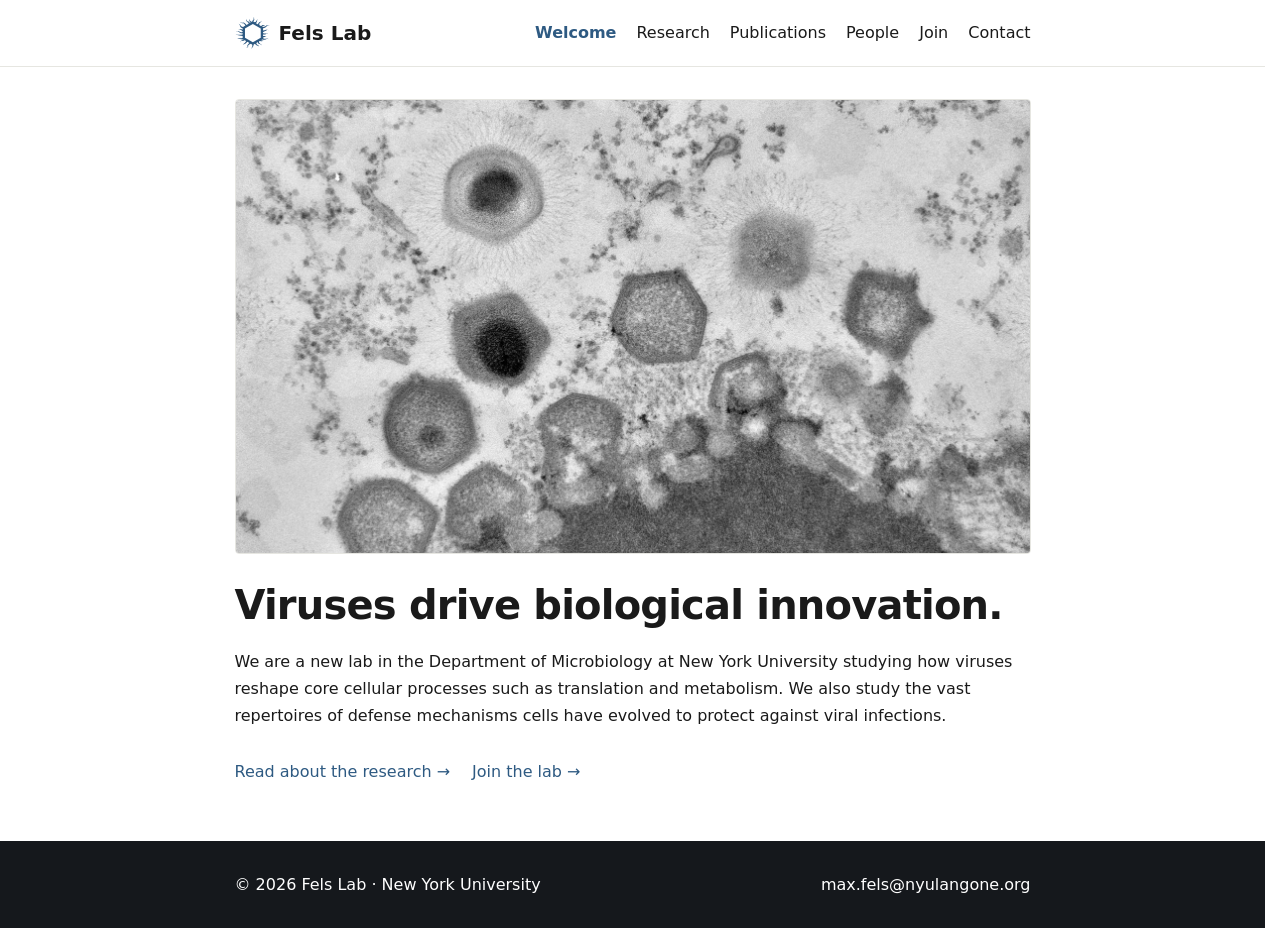
<file: index.html>
<!DOCTYPE html>
<html lang="en">
<head>
<meta charset="UTF-8" />
<meta name="viewport" content="width=device-width, initial-scale=1.0" />
<meta http-equiv="Content-Security-Policy" content="default-src 'self'; style-src 'self' https://fonts.googleapis.com; font-src https://fonts.gstatic.com; img-src 'self' data:; frame-src https://maps.google.com https://www.google.com; object-src 'none'; base-uri 'self'; form-action 'self'" />
<link rel="icon" href="favicon.svg" type="image/svg+xml" />
<link rel="icon" href="favicon-32.png" sizes="32x32" />
<link rel="apple-touch-icon" href="apple-touch-icon.png" />
<title>Welcome — Fels Lab · NYU</title>
<meta name="description" content="The Fels Lab at New York University studies how viruses reprogram translation and metabolism, and how host cells resist infection." />
<link rel="preconnect" href="https://fonts.googleapis.com" />
<link rel="preconnect" href="https://fonts.gstatic.com" crossorigin />
<link href="https://fonts.googleapis.com/css2?family=Inter:ital,wght@0,400;0,500;0,600;1,400;1,500&display=swap" rel="stylesheet" />
<link rel="stylesheet" href="style.css" />
</head>
<body data-page="welcome">
<header id="siteHeader"></header>
<main>
  <div class="welcome" id="welcomeMount"></div>
</main>
<footer id="siteFooter"></footer>
<script src="data.js"></script>
<script src="site.js"></script>
</body>
</html>
</file>
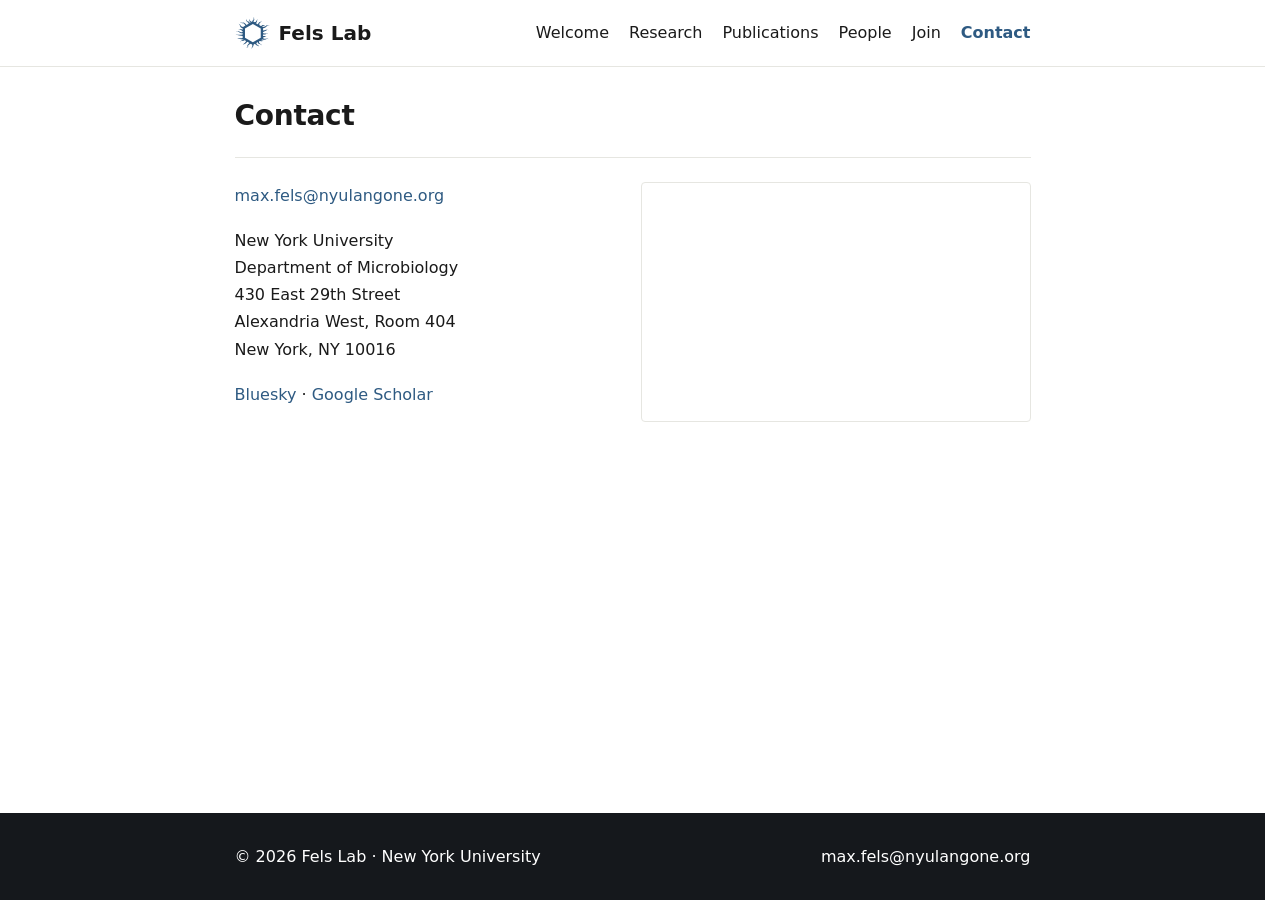
<file: contact.html>
<!DOCTYPE html>
<html lang="en">
<head>
<meta charset="UTF-8" />
<meta name="viewport" content="width=device-width, initial-scale=1.0" />
<meta http-equiv="Content-Security-Policy" content="default-src 'self'; style-src 'self' https://fonts.googleapis.com; font-src https://fonts.gstatic.com; img-src 'self' data:; frame-src https://maps.google.com https://www.google.com; object-src 'none'; base-uri 'self'; form-action 'self'" />
<link rel="icon" href="favicon.svg" type="image/svg+xml" />
<link rel="icon" href="favicon-32.png" sizes="32x32" />
<link rel="apple-touch-icon" href="apple-touch-icon.png" />
<title>Contact — Fels Lab · NYU</title>
<meta name="description" content="The Fels Lab at New York University studies how viruses reprogram translation and metabolism, and how host cells resist infection." />
<link rel="preconnect" href="https://fonts.googleapis.com" />
<link rel="preconnect" href="https://fonts.gstatic.com" crossorigin />
<link href="https://fonts.googleapis.com/css2?family=Inter:ital,wght@0,400;0,500;0,600;1,400;1,500&display=swap" rel="stylesheet" />
<link rel="stylesheet" href="style.css" />
</head>
<body data-page="contact">
<header id="siteHeader"></header>
<main>
  <h1 class="page-title" id="contactTitle"></h1>
  <div class="rule"></div>
  <div class="contact-block" id="contactMount"></div>
</main>
<footer id="siteFooter"></footer>
<script src="data.js"></script>
<script src="site.js"></script>
</body>
</html>
</file>
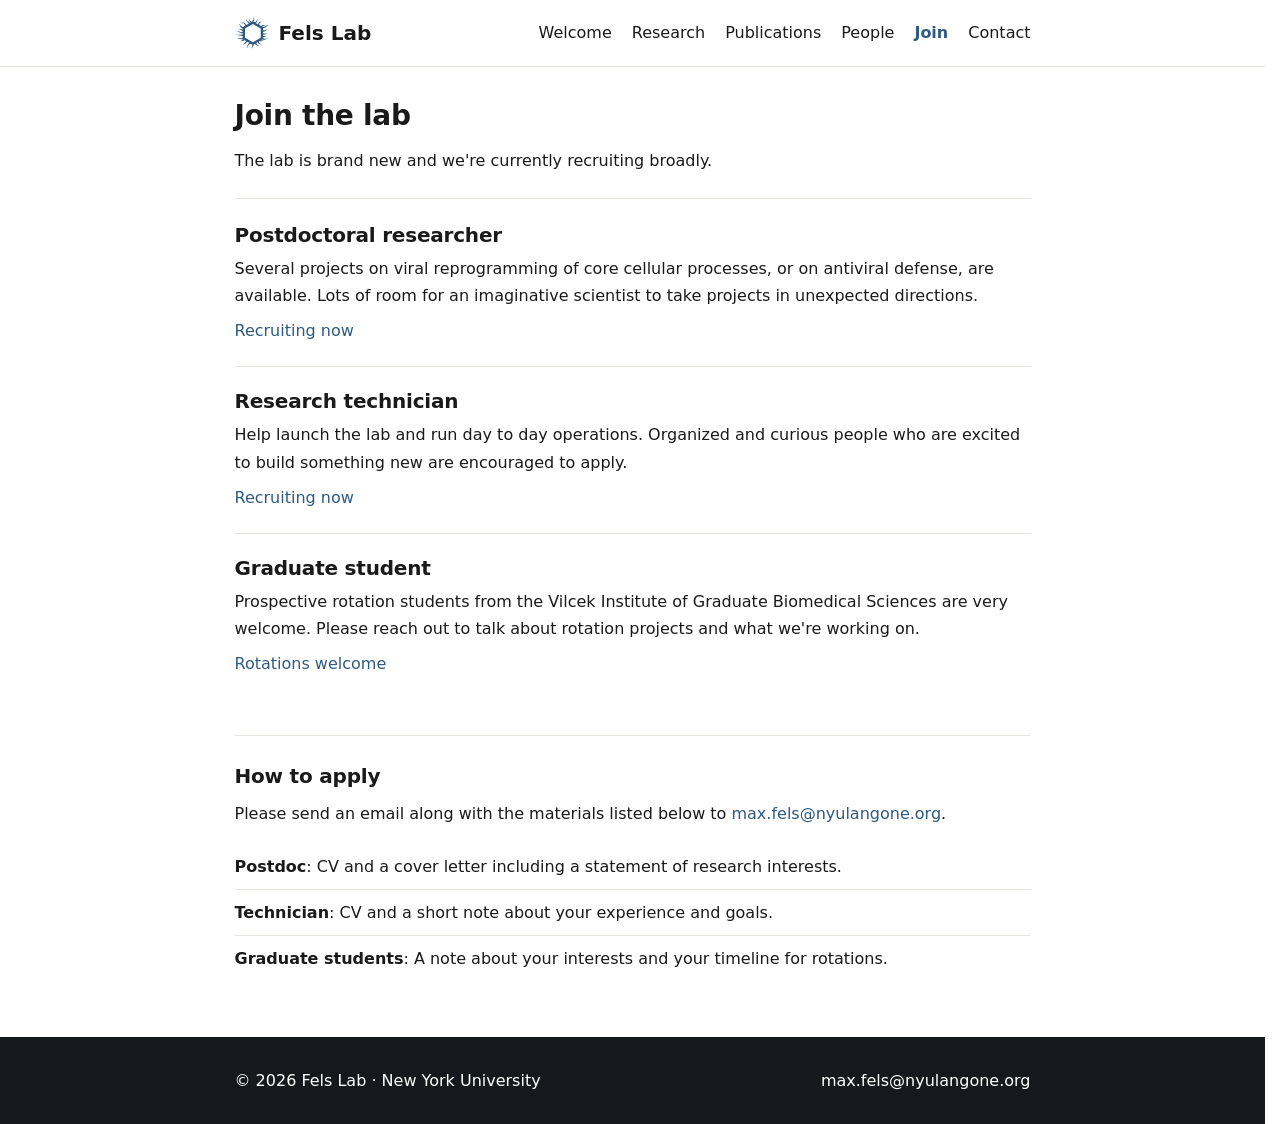
<file: join.html>
<!DOCTYPE html>
<html lang="en">
<head>
<meta charset="UTF-8" />
<meta name="viewport" content="width=device-width, initial-scale=1.0" />
<meta http-equiv="Content-Security-Policy" content="default-src 'self'; style-src 'self' https://fonts.googleapis.com; font-src https://fonts.gstatic.com; img-src 'self' data:; frame-src https://maps.google.com https://www.google.com; object-src 'none'; base-uri 'self'; form-action 'self'" />
<link rel="icon" href="favicon.svg" type="image/svg+xml" />
<link rel="icon" href="favicon-32.png" sizes="32x32" />
<link rel="apple-touch-icon" href="apple-touch-icon.png" />
<title>Join — Fels Lab · NYU</title>
<meta name="description" content="The Fels Lab at New York University studies how viruses reprogram translation and metabolism, and how host cells resist infection." />
<link rel="preconnect" href="https://fonts.googleapis.com" />
<link rel="preconnect" href="https://fonts.gstatic.com" crossorigin />
<link href="https://fonts.googleapis.com/css2?family=Inter:ital,wght@0,400;0,500;0,600;1,400;1,500&display=swap" rel="stylesheet" />
<link rel="stylesheet" href="style.css" />
</head>
<body data-page="join">
<header id="siteHeader"></header>
<main>
  <h1 class="page-title" id="joinTitle"></h1>
  <p class="page-intro" id="joinIntro"></p>
  <div class="rule"></div>
  <div id="rolesMount"></div>
  <div class="apply" id="applyMount"></div>
</main>
<footer id="siteFooter"></footer>
<script src="data.js"></script>
<script src="site.js"></script>
</body>
</html>
</file>
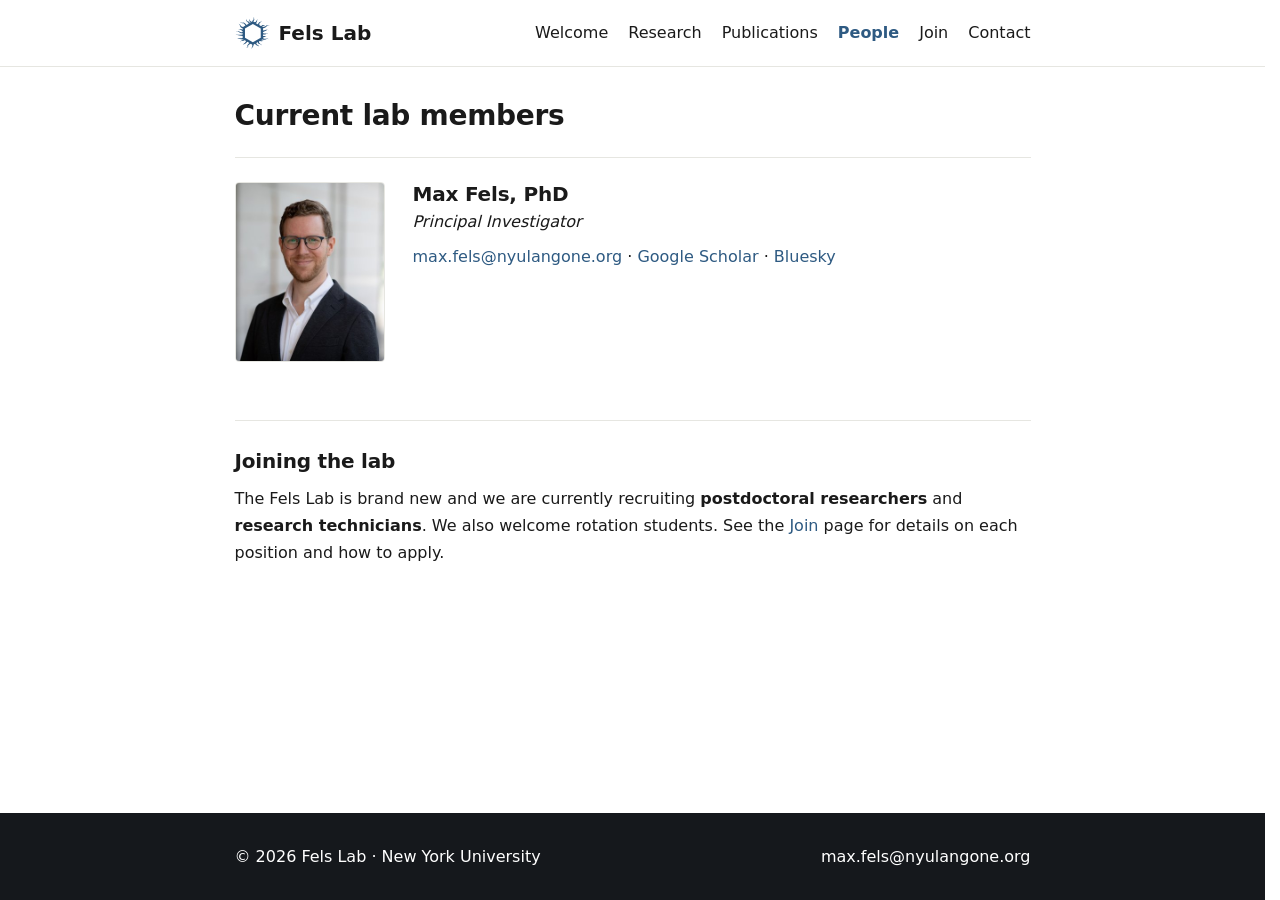
<file: people.html>
<!DOCTYPE html>
<html lang="en">
<head>
<meta charset="UTF-8" />
<meta name="viewport" content="width=device-width, initial-scale=1.0" />
<meta http-equiv="Content-Security-Policy" content="default-src 'self'; style-src 'self' https://fonts.googleapis.com; font-src https://fonts.gstatic.com; img-src 'self' data:; frame-src https://maps.google.com https://www.google.com; object-src 'none'; base-uri 'self'; form-action 'self'" />
<link rel="icon" href="favicon.svg" type="image/svg+xml" />
<link rel="icon" href="favicon-32.png" sizes="32x32" />
<link rel="apple-touch-icon" href="apple-touch-icon.png" />
<title>People — Fels Lab · NYU</title>
<meta name="description" content="The Fels Lab at New York University studies how viruses reprogram translation and metabolism, and how host cells resist infection." />
<link rel="preconnect" href="https://fonts.googleapis.com" />
<link rel="preconnect" href="https://fonts.gstatic.com" crossorigin />
<link href="https://fonts.googleapis.com/css2?family=Inter:ital,wght@0,400;0,500;0,600;1,400;1,500&display=swap" rel="stylesheet" />
<link rel="stylesheet" href="style.css" />
</head>
<body data-page="people">
<header id="siteHeader"></header>
<main>
  <h1 class="page-title" id="peopleTitle"></h1>
  <div class="rule"></div>
  <div id="peopleMount"></div>
  <div class="joining" id="joiningMount"></div>
</main>
<footer id="siteFooter"></footer>
<script src="data.js"></script>
<script src="site.js"></script>
</body>
</html>
</file>
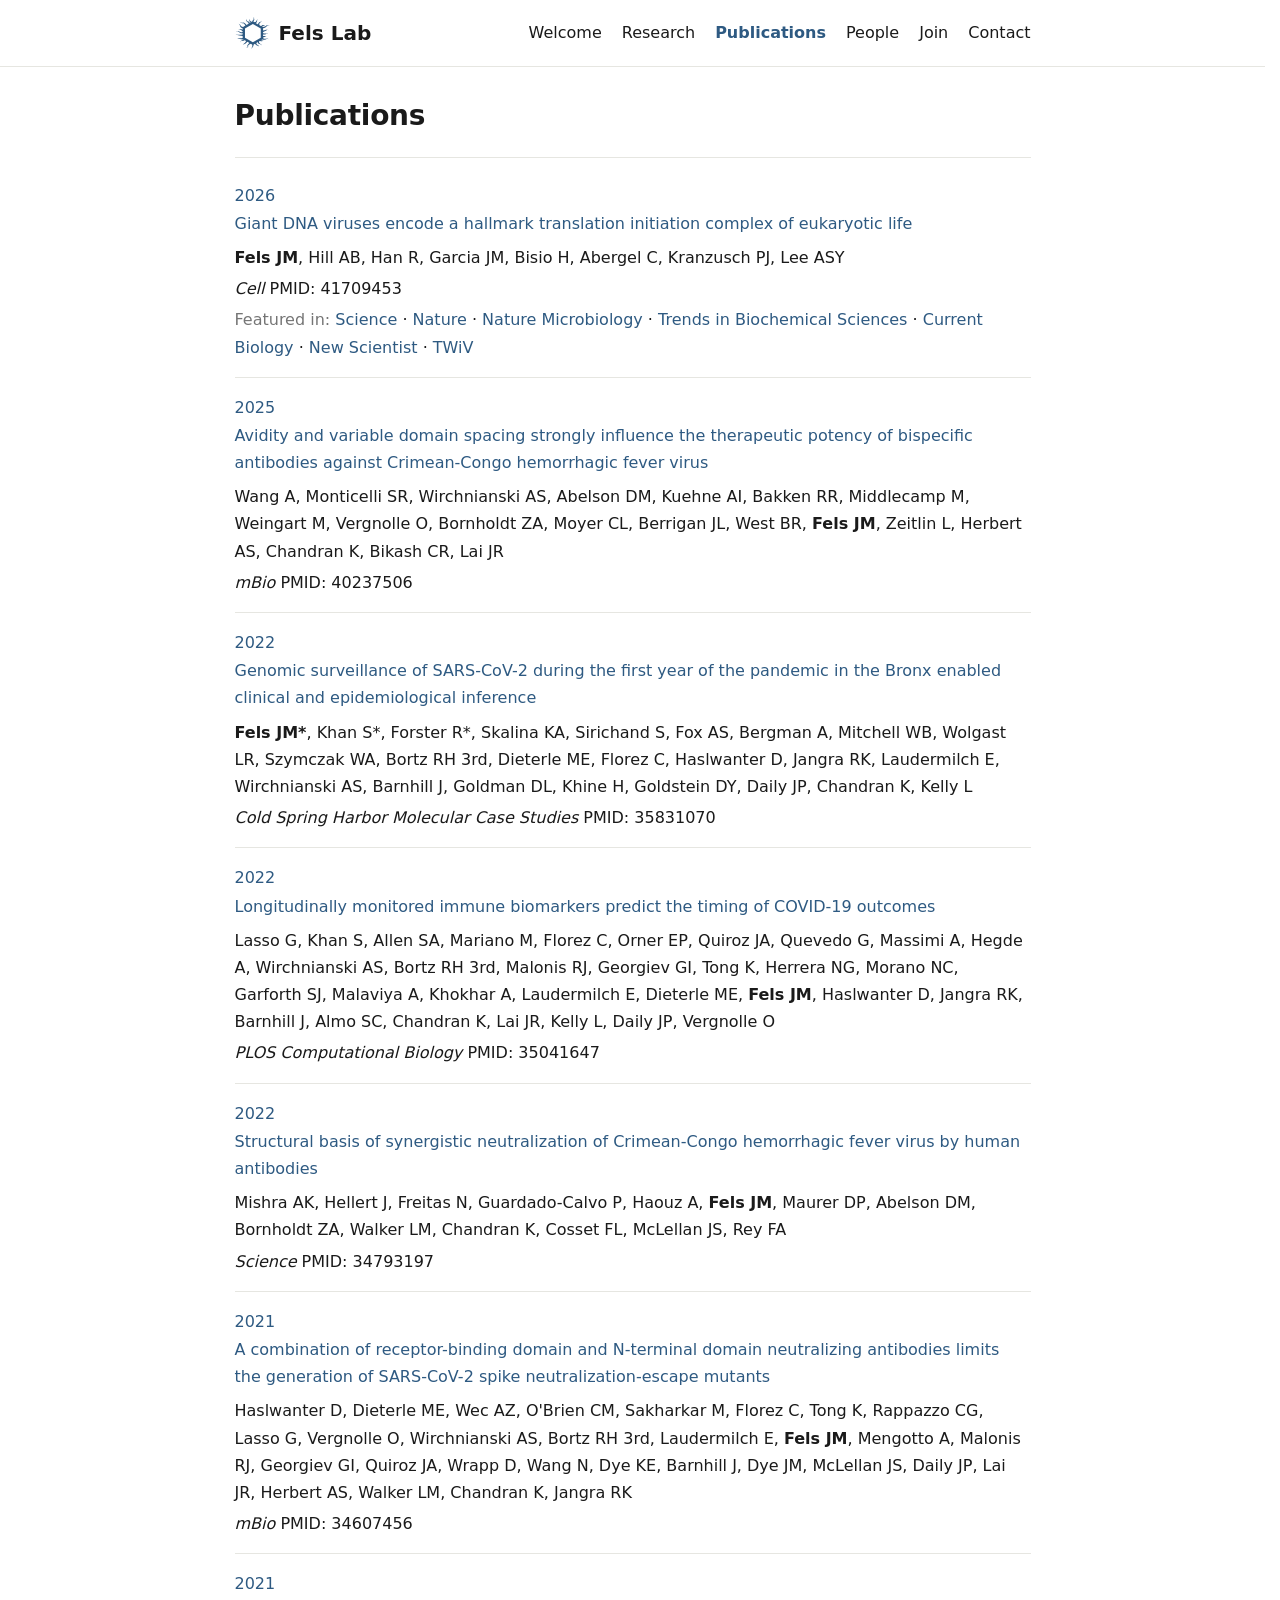
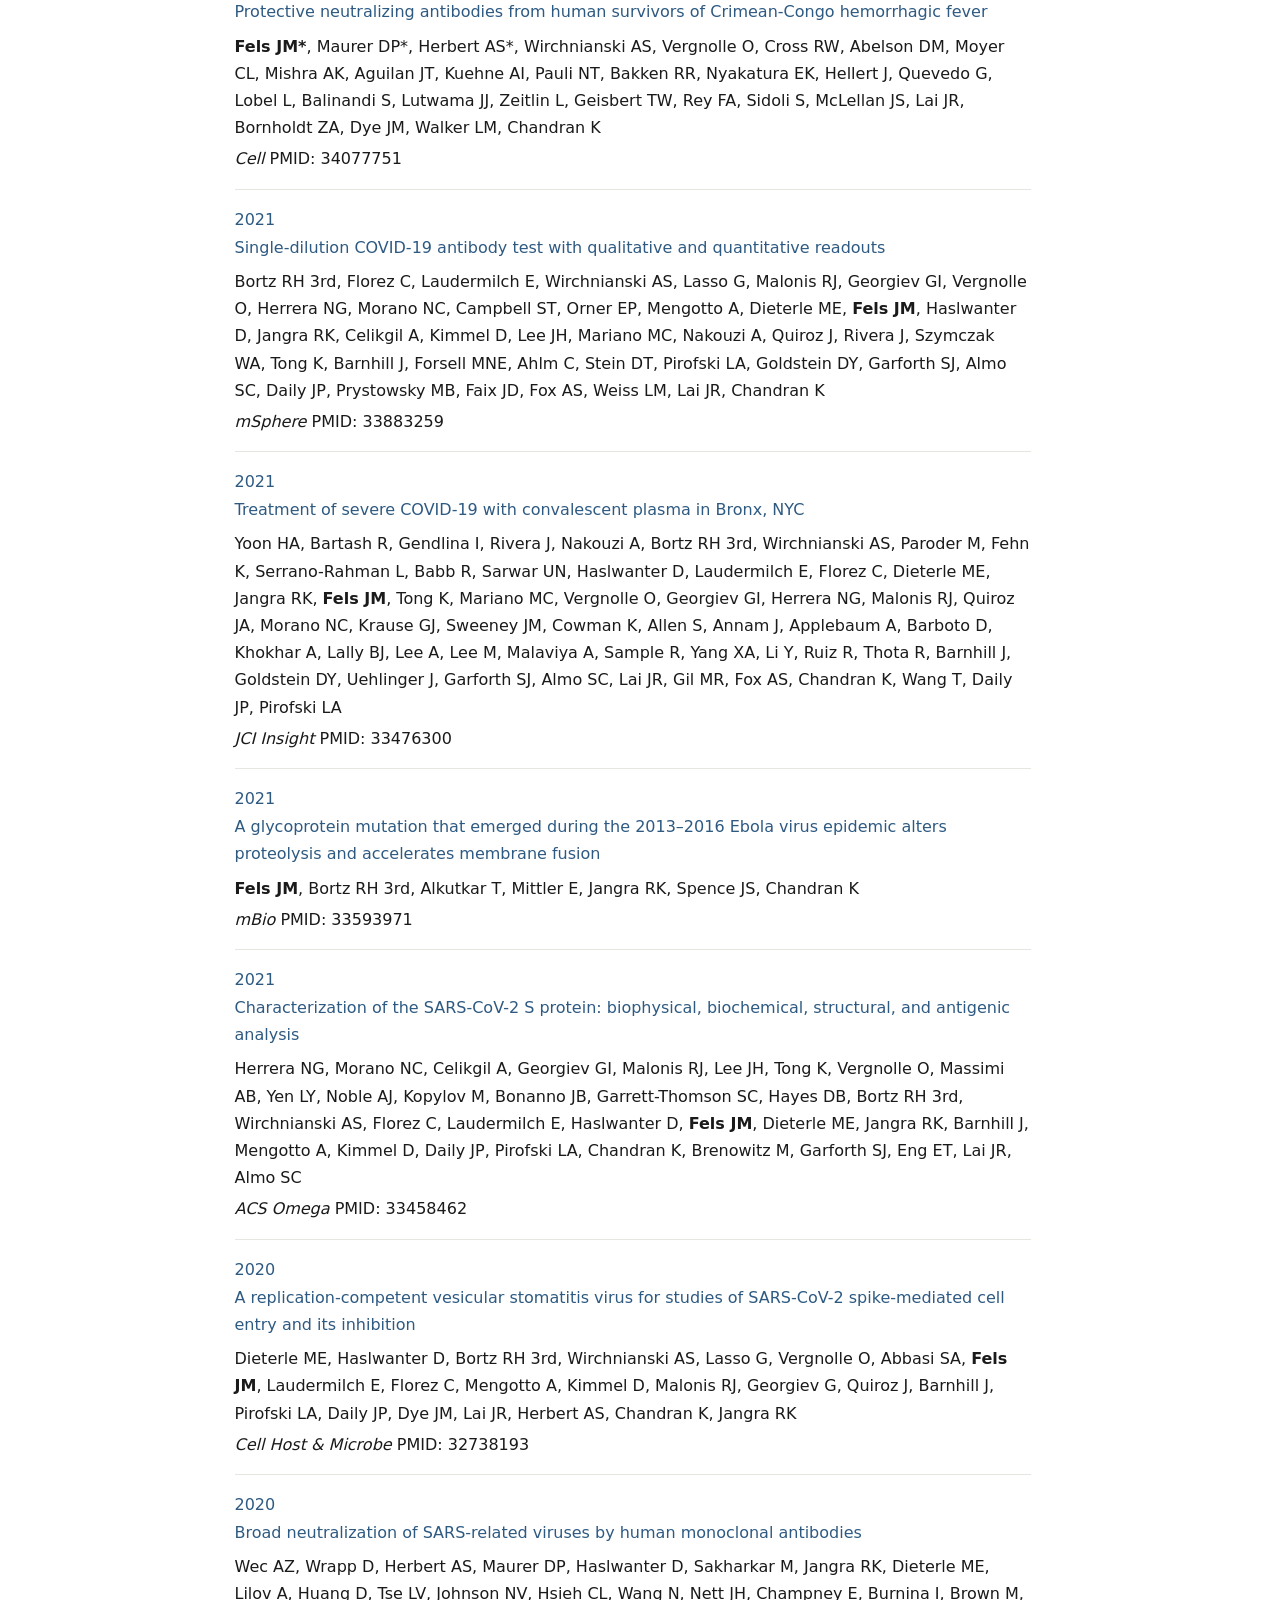
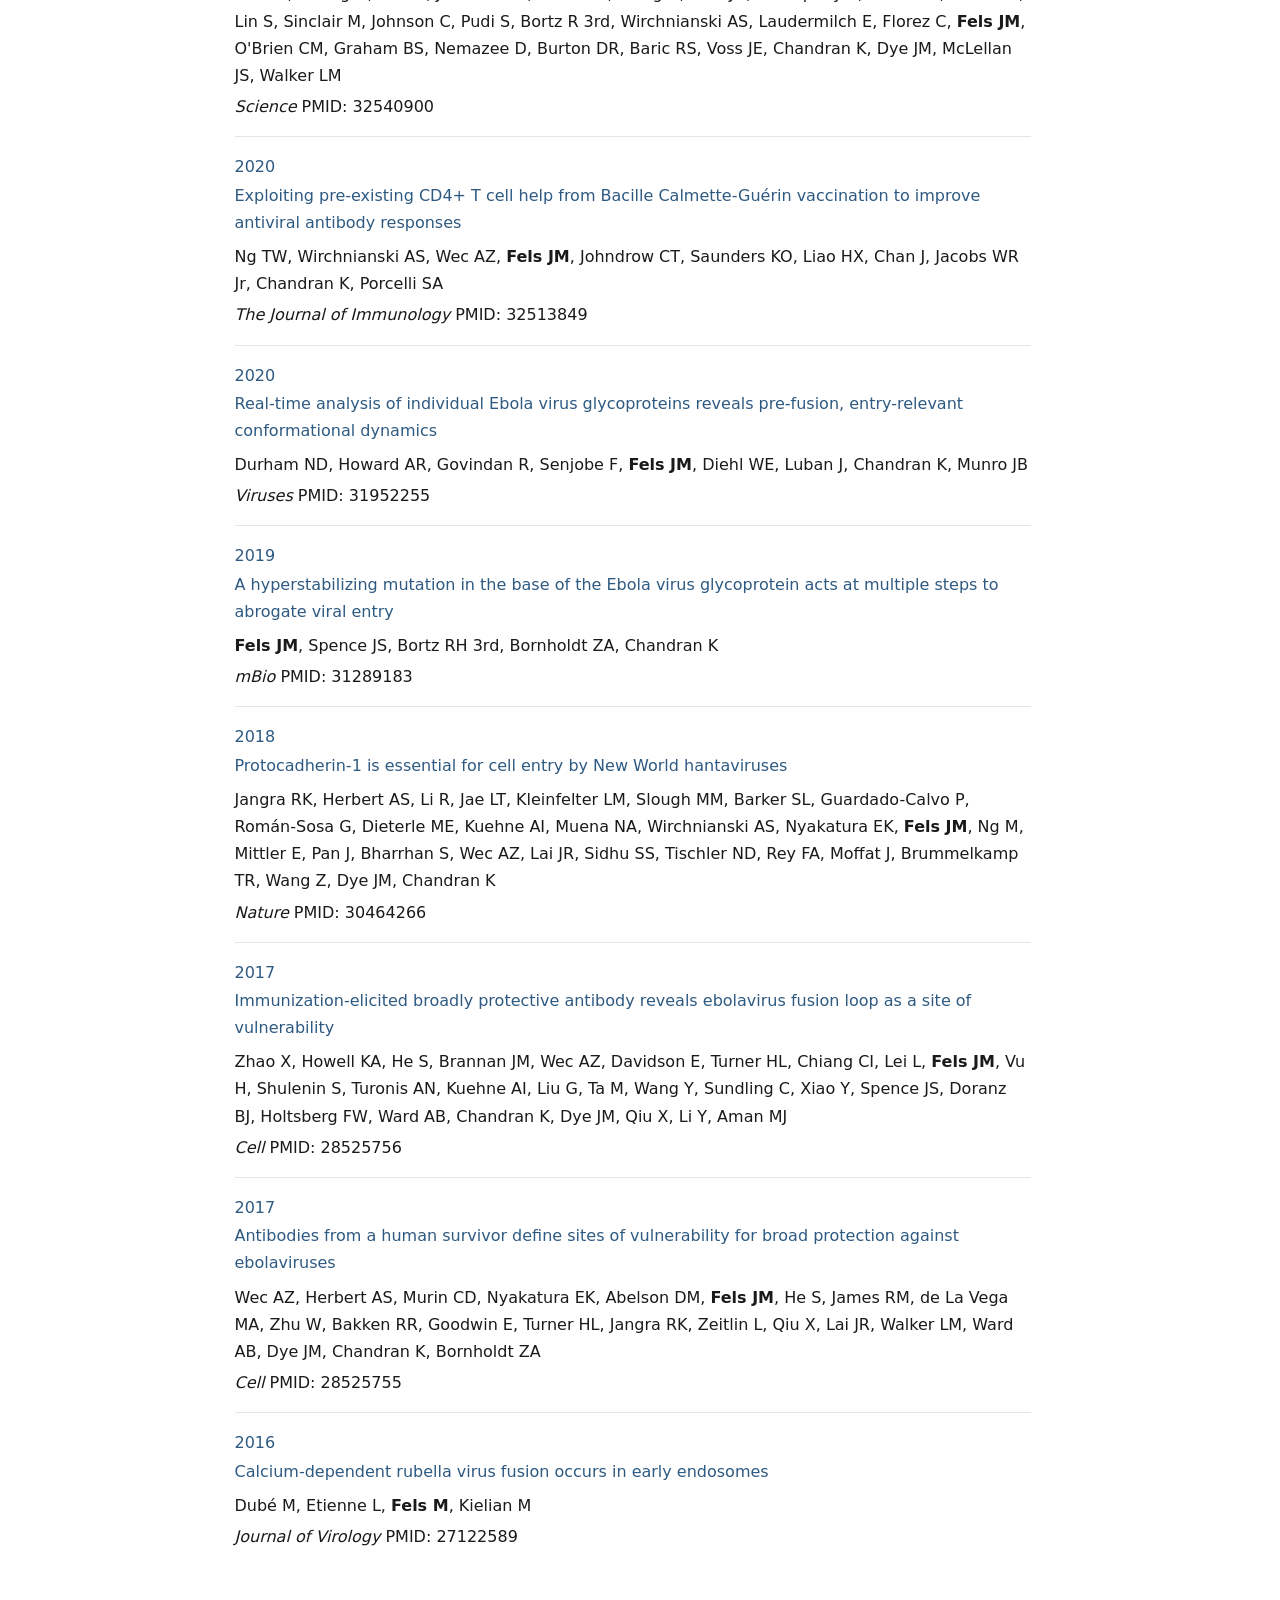
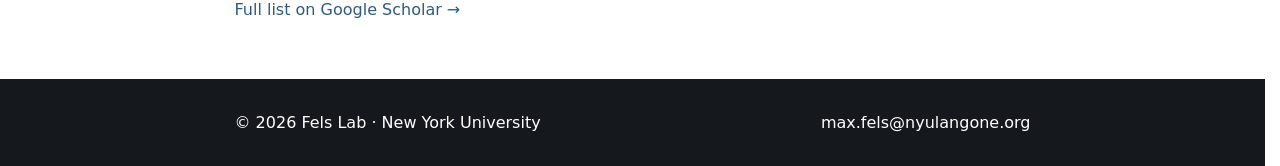
<file: publications.html>
<!DOCTYPE html>
<html lang="en">
<head>
<meta charset="UTF-8" />
<meta name="viewport" content="width=device-width, initial-scale=1.0" />
<meta http-equiv="Content-Security-Policy" content="default-src 'self'; style-src 'self' https://fonts.googleapis.com; font-src https://fonts.gstatic.com; img-src 'self' data:; frame-src https://maps.google.com https://www.google.com; object-src 'none'; base-uri 'self'; form-action 'self'" />
<link rel="icon" href="favicon.svg" type="image/svg+xml" />
<link rel="icon" href="favicon-32.png" sizes="32x32" />
<link rel="apple-touch-icon" href="apple-touch-icon.png" />
<title>Publications — Fels Lab · NYU</title>
<meta name="description" content="The Fels Lab at New York University studies how viruses reprogram translation and metabolism, and how host cells resist infection." />
<link rel="preconnect" href="https://fonts.googleapis.com" />
<link rel="preconnect" href="https://fonts.gstatic.com" crossorigin />
<link href="https://fonts.googleapis.com/css2?family=Inter:ital,wght@0,400;0,500;0,600;1,400;1,500&display=swap" rel="stylesheet" />
<link rel="stylesheet" href="style.css" />
</head>
<body data-page="publications">
<header id="siteHeader"></header>
<main>
  <h1 class="page-title" id="pubsTitle"></h1>
  <p class="page-intro" id="pubsIntro"></p>
  <div class="rule"></div>
  <div id="pubsMount"></div>
  <div class="pubs-actions" id="pubsActions"></div>
</main>
<footer id="siteFooter"></footer>
<script src="data.js"></script>
<script src="site.js"></script>
</body>
</html>
</file>
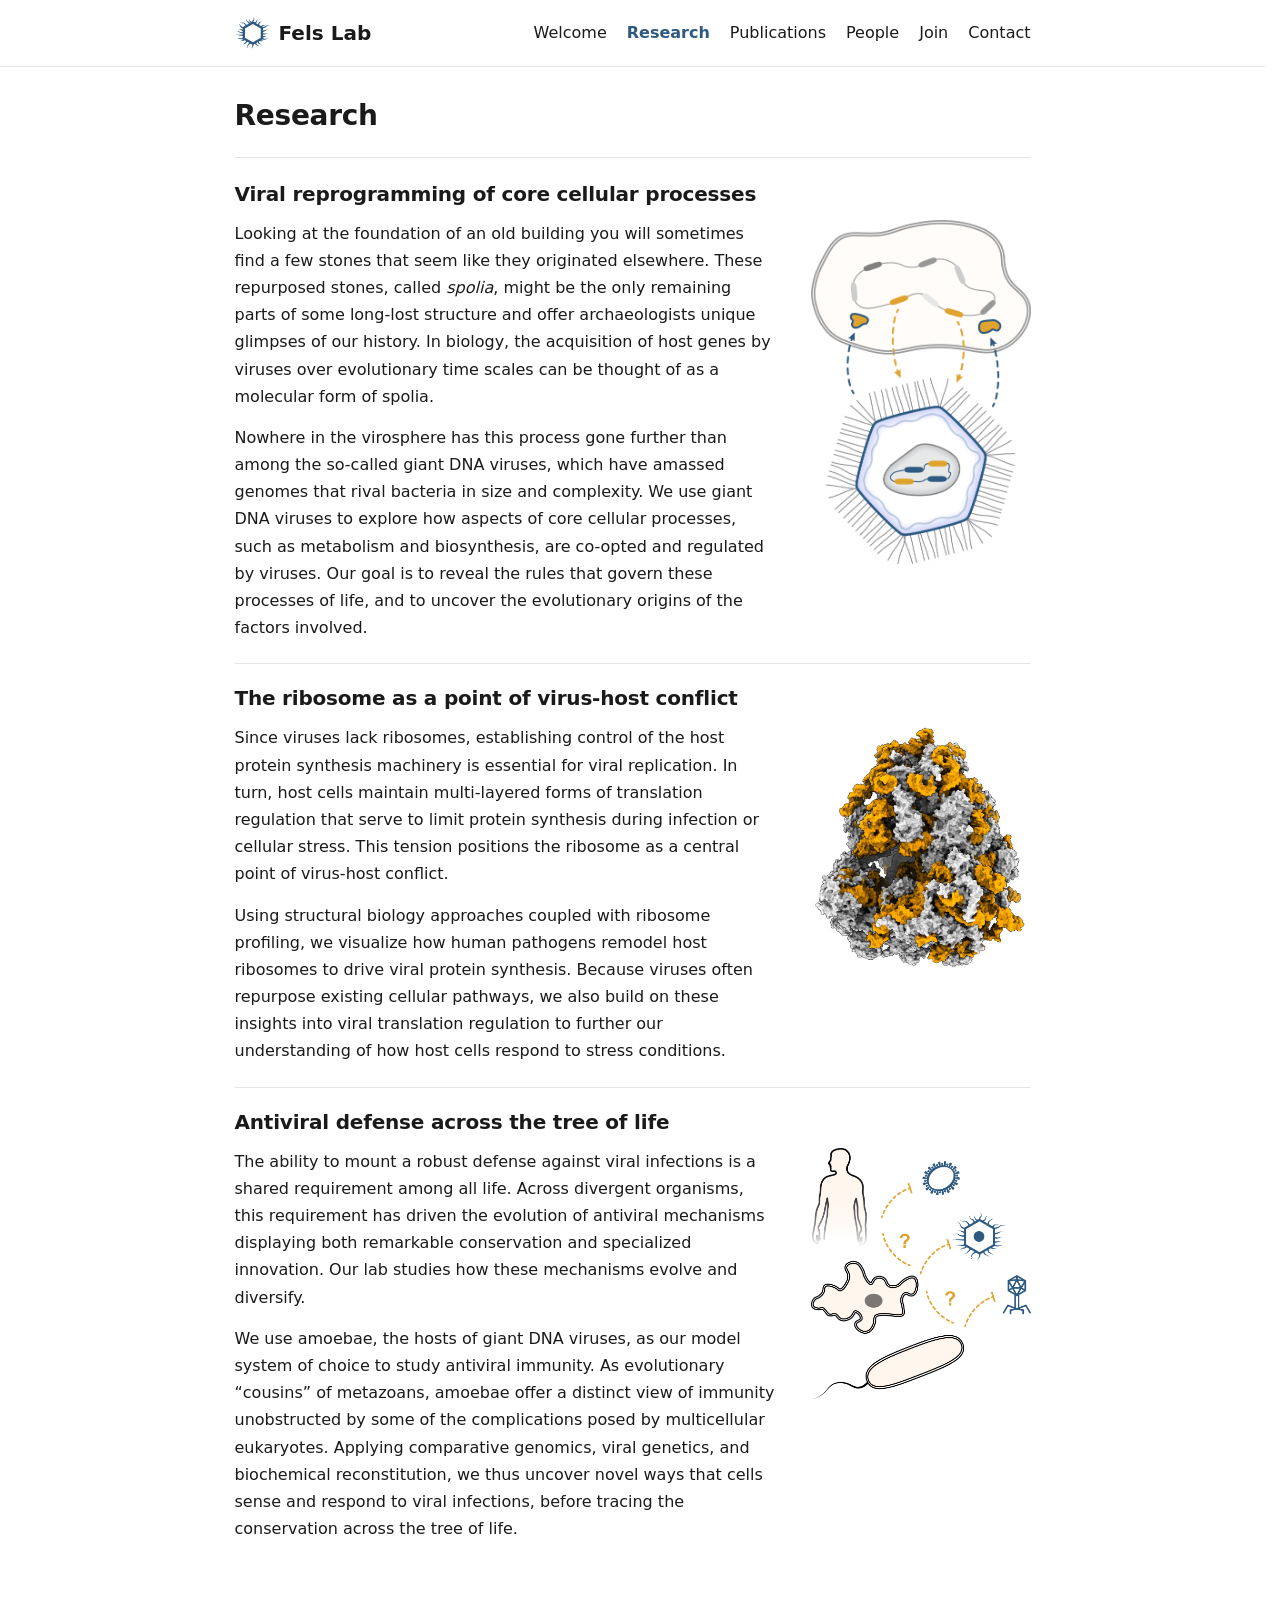
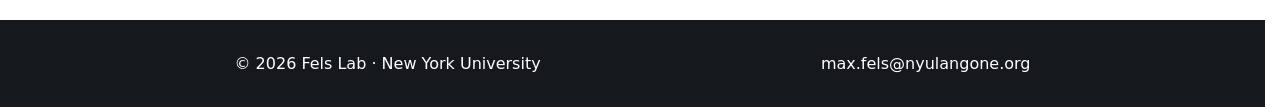
<file: research.html>
<!DOCTYPE html>
<html lang="en">
<head>
<meta charset="UTF-8" />
<meta name="viewport" content="width=device-width, initial-scale=1.0" />
<meta http-equiv="Content-Security-Policy" content="default-src 'self'; style-src 'self' https://fonts.googleapis.com; font-src https://fonts.gstatic.com; img-src 'self' data:; frame-src https://maps.google.com https://www.google.com; object-src 'none'; base-uri 'self'; form-action 'self'" />
<link rel="icon" href="favicon.svg" type="image/svg+xml" />
<link rel="icon" href="favicon-32.png" sizes="32x32" />
<link rel="apple-touch-icon" href="apple-touch-icon.png" />
<title>Research — Fels Lab · NYU</title>
<meta name="description" content="The Fels Lab at New York University studies how viruses reprogram translation and metabolism, and how host cells resist infection." />
<link rel="preconnect" href="https://fonts.googleapis.com" />
<link rel="preconnect" href="https://fonts.gstatic.com" crossorigin />
<link href="https://fonts.googleapis.com/css2?family=Inter:ital,wght@0,400;0,500;0,600;1,400;1,500&display=swap" rel="stylesheet" />
<link rel="stylesheet" href="style.css" />
</head>
<body data-page="research">
<header id="siteHeader"></header>
<main>
  <h1 class="page-title" id="researchTitle"></h1>
  <p class="page-intro" id="researchIntro"></p>
  <div class="rule"></div>
  <div id="researchMount"></div>
</main>
<footer id="siteFooter"></footer>
<script src="data.js"></script>
<script src="site.js"></script>
</body>
</html>
</file>
<file: style.css>
/* =========================================================
   FELS LAB — STYLES
   You don't need to edit this file to change your content.

   FONT SIZES — the whole site uses just four, all set here in
   the :root block below. Change a number there and every place
   that uses that size updates at once:
     --fs-normal   1rem    (16px)  normal text: nav, body,
                           descriptions, author lists, captions,
                           buttons, footer
     --fs-title-sm 1.25rem (20px)  smaller titles: section/item
                           headings (e.g. "Postdoctoral researcher")
                           and the "Fels Lab" wordmark at the top
     --fs-title-lg 1.75rem (28px)  big titles: the page titles
                           (e.g. "Join the lab", "Research")
     --fs-splash   2.5rem  (40px)  special: the welcome headline only
   Sizes are in "rem": 1rem = the browser's base font (16px by
   default). Using rem means the whole site also scales up for
   visitors who set a larger default font size in their browser,
   not just when they zoom. The three larger sizes are multiples
   of the normal size, so they rescale together.
   On phones the splash is reduced — see the @media block at the
   very bottom of this file.
   ========================================================= */

:root{
  --bg:#FFFFFF;
  --text:#1A1A1A;
  --accent:#2E5A82;      /* the one accent color */
  --ink:#15181C;         /* dark footer */
  --line:#E6E6E1;
  --maxw:860px;
  --ease:cubic-bezier(.22,.61,.36,1);

  /* the four font sizes (1rem = 16px by default) */
  --fs-normal:1rem;      /* 16px */
  --fs-title-sm:1.25rem; /* 20px */
  --fs-title-lg:1.75rem; /* 28px */
  --fs-splash:2.5rem;    /* 40px */
}
*{box-sizing:border-box;margin:0;padding:0}
html{scroll-behavior:smooth;scrollbar-gutter:stable}
@media (prefers-reduced-motion:reduce){html{scroll-behavior:auto}}
body{
  font-family:"Inter",system-ui,-apple-system,sans-serif;
  background:var(--bg);color:var(--text);
  font-size:var(--fs-normal);line-height:1.7;-webkit-font-smoothing:antialiased;
  display:flex;flex-direction:column;min-height:100vh;
}
h1,h2,h3{font-family:inherit;font-weight:600;line-height:1.2;letter-spacing:-.01em}
a{color:var(--accent);text-decoration:none}
a:hover{text-decoration:underline}
img{max-width:100%;display:block}

/* ---------- header / nav ---------- */
header{border-bottom:1px solid var(--line);position:sticky;top:0;background:rgba(255,255,255,.9);backdrop-filter:blur(8px);z-index:50}
.nav{max-width:var(--maxw);margin:0 auto;padding:16px 32px;display:flex;align-items:center;justify-content:space-between;gap:20px;flex-wrap:wrap}
.brand{display:inline-flex;align-items:center;gap:9px;font-size:var(--fs-title-sm);font-weight:600;color:var(--text)}
.brand:hover{text-decoration:none}
.brand .logo{color:var(--accent);flex:none}
.nav-links{display:flex;gap:20px;flex-wrap:wrap}
.nav-links a{color:var(--text);font-size:var(--fs-normal)}
.nav-links a:hover{color:var(--accent);text-decoration:none}
.nav-links a.active{color:var(--accent);font-weight:600}
.nav-toggle{display:none;flex-direction:column;justify-content:center;gap:5px;width:30px;height:30px;padding:5px;background:none;border:0;cursor:pointer}
.nav-toggle-bar{display:block;width:100%;height:2px;background:var(--text);border-radius:2px}

/* ---------- page shell ---------- */
main{flex:1;max-width:var(--maxw);margin:0 auto;padding:32px 32px 56px;width:100%}
.page-title{font-size:var(--fs-title-lg);font-weight:600;margin-bottom:0}
.page-intro{margin-top:14px}
.rule{border-top:1px solid var(--line);margin:24px 0}

/* ---------- welcome page ---------- */
.welcome-hero{margin-bottom:28px}
.welcome-hero img{width:100%;border-radius:4px;border:1px solid var(--line)}
.hero-ph{width:100%;aspect-ratio:16/7;border:1px solid var(--line);border-radius:4px;background:#FAFAF9;
  display:flex;align-items:center;justify-content:center;color:var(--accent);font-size:var(--fs-normal);text-align:center;padding:20px}
.welcome h1{font-size:var(--fs-splash);font-weight:600;letter-spacing:-.02em;line-height:1.15}
.welcome .lead{font-size:var(--fs-normal);margin-top:20px}
.welcome .lead + .lead{margin-top:14px}
.welcome-links{margin-top:28px;display:flex;gap:22px;flex-wrap:wrap;font-size:var(--fs-normal)}

/* ---------- research ----------
   Two columns: the text on the left, a smaller picture on the right.
   Change 220px below to make every research picture wider or narrower. */
.theme{display:grid;grid-template-columns:1fr 220px;column-gap:34px;align-items:start;padding:22px 0}
.theme + .theme{border-top:1px solid var(--line)}
.theme:first-of-type{padding-top:0}
/* Title spans the full width on its own row; the body text and the
   picture sit on the row below, so the picture lines up with the top
   of the text, not the title. */
.theme-title{grid-column:1 / -1;font-size:var(--fs-title-sm);font-weight:600;margin-bottom:14px}
.theme-text{grid-column:1}
.theme figure{grid-column:2;margin:0}
.theme figure img{width:100%;border-radius:4px}
.fig-ph{width:100%;aspect-ratio:4/5;border:1px dashed var(--line);border-radius:4px;background:#FAFAF9;
  display:flex;align-items:center;justify-content:center;color:var(--accent);font-size:var(--fs-normal);text-align:center;padding:14px;line-height:1.4}
figcaption{font-size:var(--fs-normal);color:var(--accent);margin-top:8px;font-style:italic}
.theme-text p + p{margin-top:14px}

/* ---------- people ---------- */
.person{display:grid;grid-template-columns:150px 1fr;gap:28px;align-items:start;padding:22px 0}
.person + .person{border-top:1px solid var(--line)}
.person:first-of-type{padding-top:0}
.portrait img{width:150px;height:180px;object-fit:cover;border-radius:4px;border:1px solid var(--line)}
.portrait .ph{width:150px;height:180px;border:1px dashed var(--line);border-radius:4px;background:#FAFAF9;
  display:flex;align-items:center;justify-content:center;color:var(--accent);font-size:var(--fs-normal)}
.person h2{font-size:var(--fs-title-sm);font-weight:600}
.person .role{font-style:italic;margin-top:2px}
.person .note{margin-top:6px}
.person .links{margin-top:8px}
.joining{margin-top:36px;padding-top:28px;border-top:1px solid var(--line)}
.joining h2{font-size:var(--fs-title-sm);margin-bottom:12px}
.joining p + p{margin-top:12px}

/* ---------- publications ---------- */
.pub{padding:16px 0}
.pub + .pub{border-top:1px solid var(--line)}
.pub:first-of-type{padding-top:0}
/* year and title: same size and font, title not bold, year on its own line above */
.pub .yr{font-weight:400;color:var(--accent);font-variant-numeric:tabular-nums}
.pub .ptitle{font-weight:400;margin-top:1px}
.pub .ptitle a{color:var(--accent)}
.pub .authors{margin-top:7px}
.pub .jrnl{margin-top:4px}
.pub .jrnl em{font-style:italic}
.pub .feat{margin-top:4px}
.pub .feat-label{color:var(--text);opacity:.6}
.pub .feat a{color:var(--accent)}
.pubs-actions{margin-top:30px;display:flex;gap:22px;flex-wrap:wrap;align-items:center}

/* ---------- join ---------- */
.role-item{padding:22px 0}
.role-item + .role-item{border-top:1px solid var(--line)}
.role-item:first-of-type{padding-top:0}
.role-item h2{font-size:var(--fs-title-sm);margin-bottom:8px}
.role-item p{max-width:none}
.role-item .status{margin-top:8px;color:var(--accent)}
.apply{margin-top:36px;padding-top:28px;border-top:1px solid var(--line)}
.apply h2{font-size:var(--fs-title-sm);margin-bottom:12px}
.apply ul{list-style:none;margin-top:16px}
.apply li{padding:9px 0;border-top:1px solid var(--line)}
.apply li:first-child{border-top:0}

/* ---------- contact ---------- */
.contact-block{display:grid;grid-template-columns:1fr auto;gap:44px;align-items:start}
.contact-info p{margin-bottom:6px}
.contact-info .addr{margin-top:18px}
.contact-info .social{margin-top:18px}
.contact-map{width:390px;max-width:100%}
.contact-map iframe{width:100%;height:240px;border:1px solid var(--line);border-radius:4px;display:block}

/* ---------- footer ---------- */
footer{background:var(--ink);margin-top:auto}
.foot{max-width:var(--maxw);margin:0 auto;padding:30px 32px;font-size:var(--fs-normal);color:#fff;
  display:flex;justify-content:space-between;gap:16px;flex-wrap:wrap}
.foot a{color:#fff}

:focus-visible{outline:2px solid var(--accent);outline-offset:3px;border-radius:2px}
.data-error{position:fixed;top:0;left:0;right:0;z-index:200;background:#B0341F;color:#fff;padding:14px 20px;font-size:var(--fs-normal);text-align:center}

@media (max-width:640px){
  :root{--fs-splash:2rem}  /* 32px — smaller welcome headline on phones */
  html{scrollbar-gutter:auto}   /* phones use overlay scrollbars; no reserved strip needed */
  .nav{padding:14px 22px;gap:12px;flex-wrap:wrap}
  .nav-toggle{display:flex}
  .nav-links{display:none;width:100%;flex-direction:column;gap:0;margin-top:8px}
  header.nav-open .nav-links{display:flex}
  .nav-links a{padding:11px 2px;border-top:1px solid var(--line)}
  .nav-links a:first-child{border-top:0}
  main{padding:36px 22px 56px}
  .foot{padding:26px 22px}
  .person{grid-template-columns:100px 1fr;gap:16px}   /* keep photo left, info right on phones */
  .portrait img,.portrait .ph{width:100px;height:125px}
  .theme{grid-template-columns:1fr;row-gap:16px}        /* research text + picture stack */
  .theme-title,.theme-text,.theme figure{grid-column:auto}
  .theme-title{margin-bottom:0}
  .theme figure{max-width:220px;justify-self:center}    /* modest width, centered under the text */
  .contact-block{grid-template-columns:1fr;gap:0}
  .contact-map{margin-top:24px;width:100%}
}
</file>
